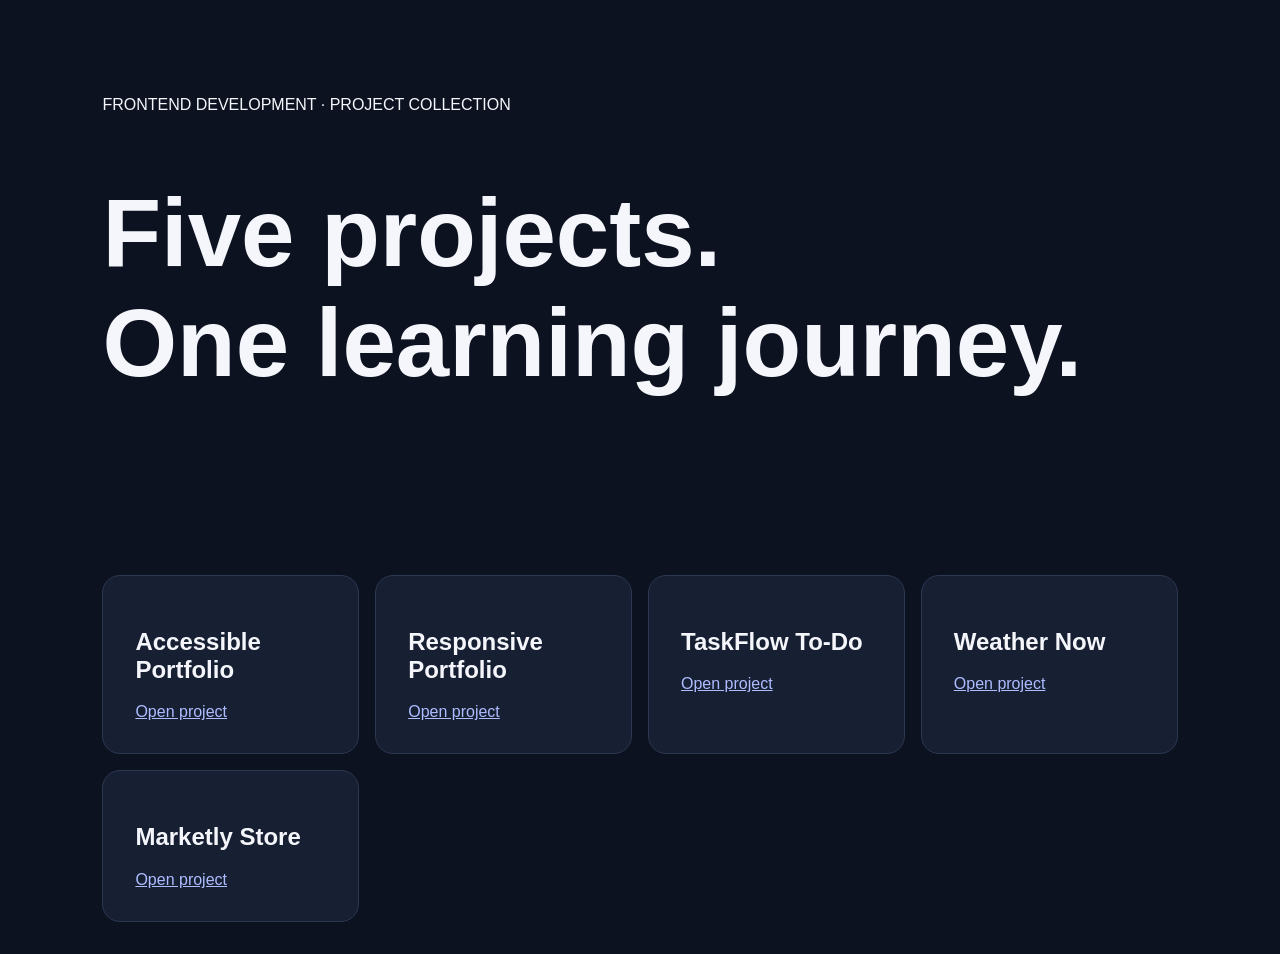
<file: index.html>
<!doctype html><html lang="en"><head><meta charset="utf-8"><meta name="viewport" content="width=device-width,initial-scale=1"><title>Web Development Projects</title><link rel="stylesheet" href="hub.css"></head><body><header class="top"><p>FRONTEND DEVELOPMENT · PROJECT COLLECTION</p><h1>Five projects.<br>One learning journey.</h1></header><main class="projects"><article><h2>Accessible Portfolio</h2><a href="01-accessible-portfolio/index.html">Open project</a></article><article><h2>Responsive Portfolio</h2><a href="02-responsive-portfolio/index.html">Open project</a></article><article><h2>TaskFlow To-Do</h2><a href="03-todo-app/index.html">Open project</a></article><article><h2>Weather Now</h2><a href="04-weather-dashboard/index.html">Open project</a></article><article><h2>Marketly Store</h2><a href="05-ecommerce-capstone/index.html">Open project</a></article></main></body></html>
</file>
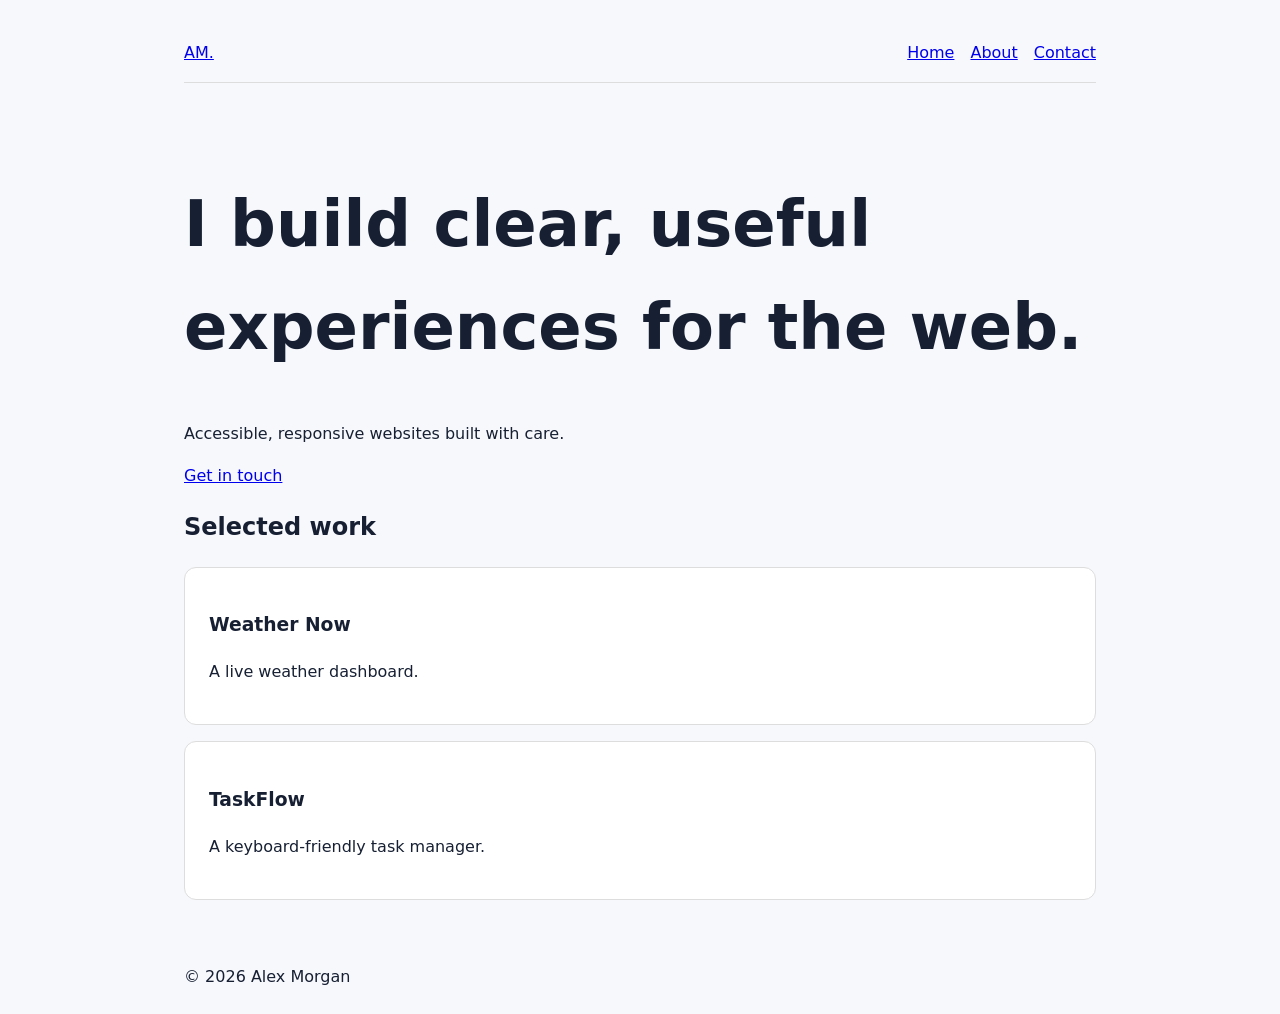
<file: 01-accessible-portfolio/index.html>
<!doctype html><html lang="en"><head><meta charset="utf-8"><meta name="viewport" content="width=device-width,initial-scale=1"><meta name="description" content="Accessible frontend developer portfolio."><title>Accessible Portfolio</title><link rel="stylesheet" href="assets/styles.css"></head><body><a class="skip" href="#main">Skip to main content</a><header><a href="index.html">AM.</a><nav aria-label="Main navigation"><a href="index.html">Home</a> <a href="about.html">About</a> <a href="contact.html">Contact</a></nav></header><main id="main"><h1>I build clear, useful experiences for the web.</h1><p>Accessible, responsive websites built with care.</p><a href="contact.html">Get in touch</a><h2>Selected work</h2><article><h3>Weather Now</h3><p>A live weather dashboard.</p></article><article><h3>TaskFlow</h3><p>A keyboard-friendly task manager.</p></article></main><footer>© 2026 Alex Morgan</footer></body></html>
</file>
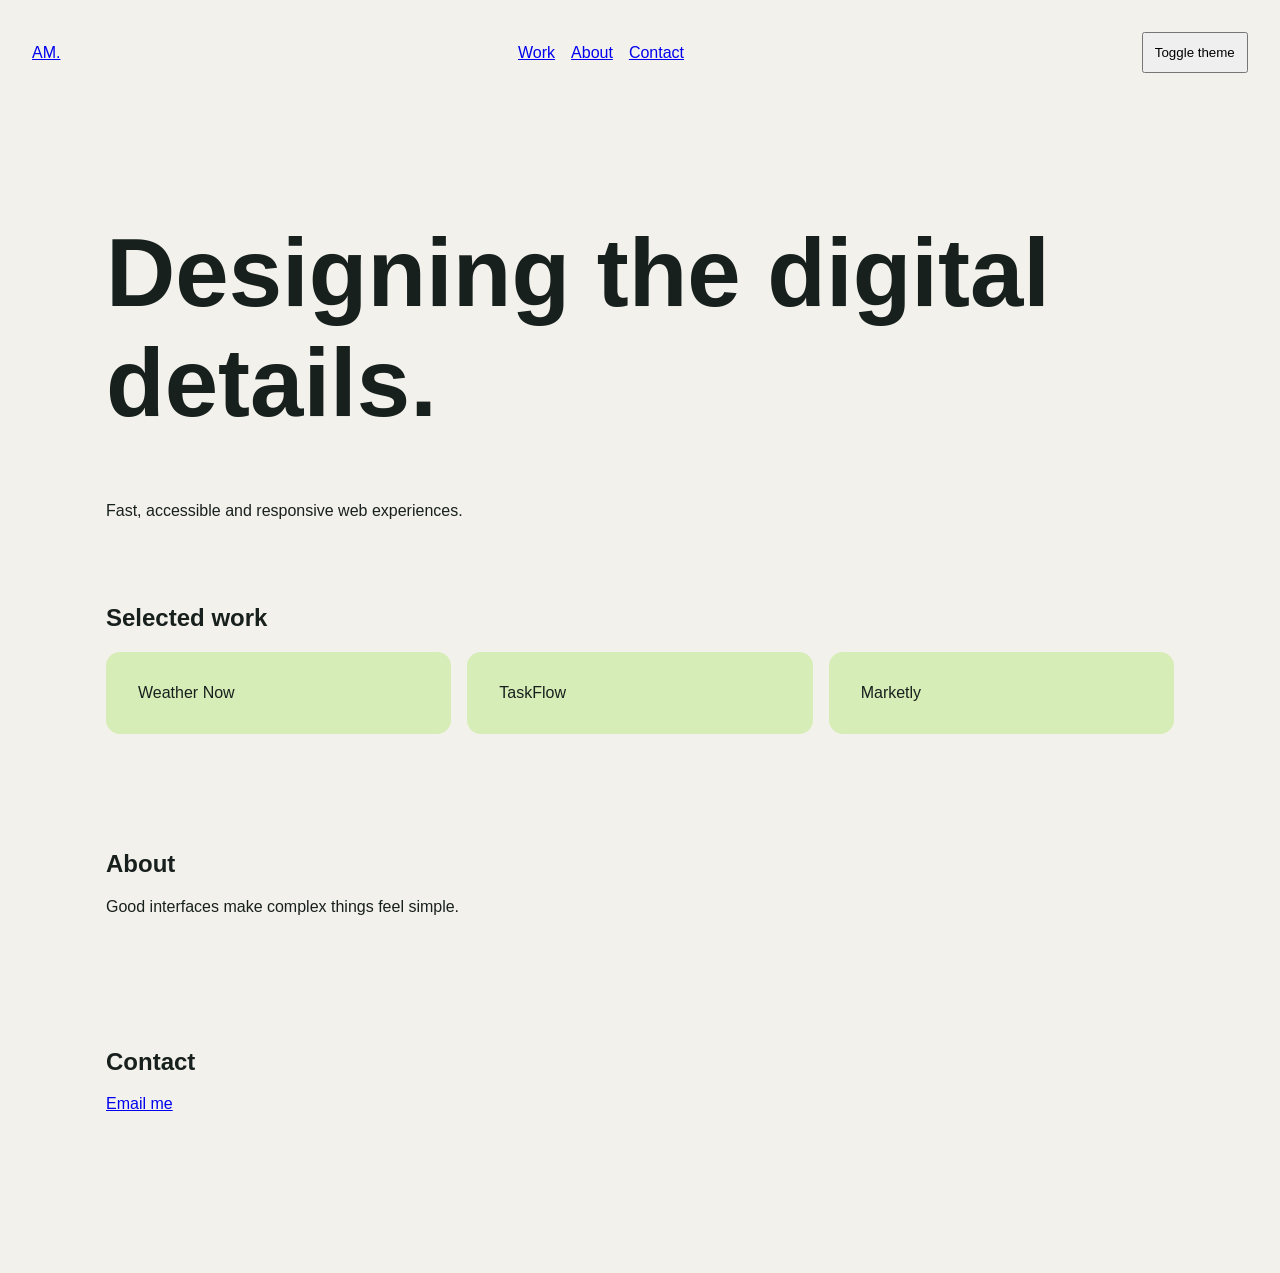
<file: 02-responsive-portfolio/index.html>
<!doctype html><html lang="en"><head><meta charset="utf-8"><meta name="viewport" content="width=device-width,initial-scale=1"><title>Responsive Portfolio</title><link rel="stylesheet" href="styles.css"><script src="app.js" defer></script></head><body><header><a href="#home">AM.</a><nav><a href="#work">Work</a><a href="#about">About</a><a href="#contact">Contact</a></nav><button id="theme" aria-pressed="false">Toggle theme</button></header><main id="home"><h1>Designing the digital details.</h1><p>Fast, accessible and responsive web experiences.</p><section id="work"><h2>Selected work</h2><div class="grid"><article>Weather Now</article><article>TaskFlow</article><article>Marketly</article></div></section><section id="about"><h2>About</h2><p>Good interfaces make complex things feel simple.</p></section><section id="contact"><h2>Contact</h2><a href="mailto:hello@example.com">Email me</a></section></main></body></html>
</file>
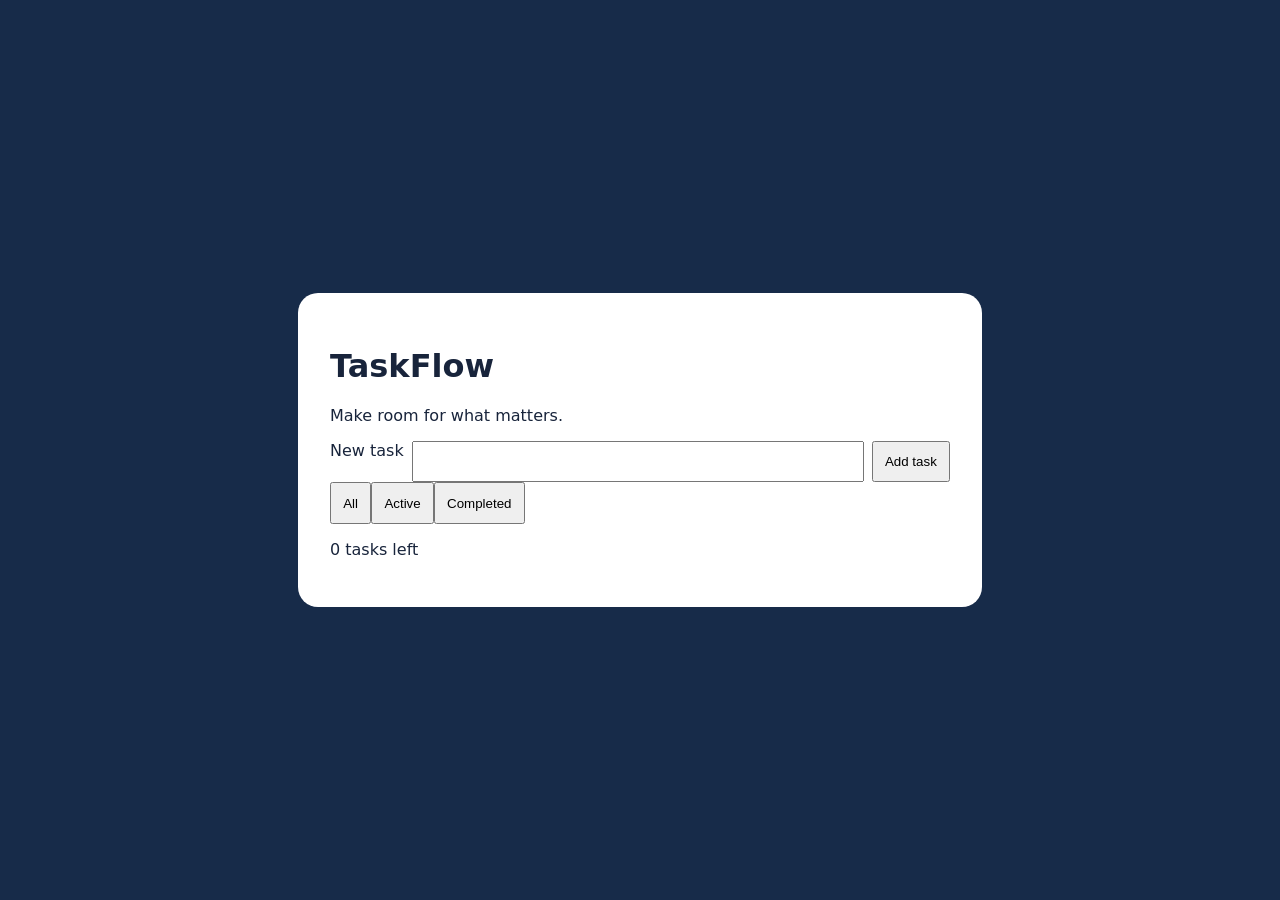
<file: 03-todo-app/index.html>
<!doctype html><html lang="en"><head><meta charset="utf-8"><meta name="viewport" content="width=device-width,initial-scale=1"><title>TaskFlow To-Do</title><link rel="stylesheet" href="styles.css"><script src="app.js" defer></script></head><body><main><h1>TaskFlow</h1><p>Make room for what matters.</p><form id="task-form"><label for="task-input">New task</label><input id="task-input" required maxlength="120"><button>Add task</button></form><div><button data-filter="all">All</button><button data-filter="active">Active</button><button data-filter="completed">Completed</button></div><ul id="task-list"></ul><p id="count" aria-live="polite"></p></main></body></html>
</file>
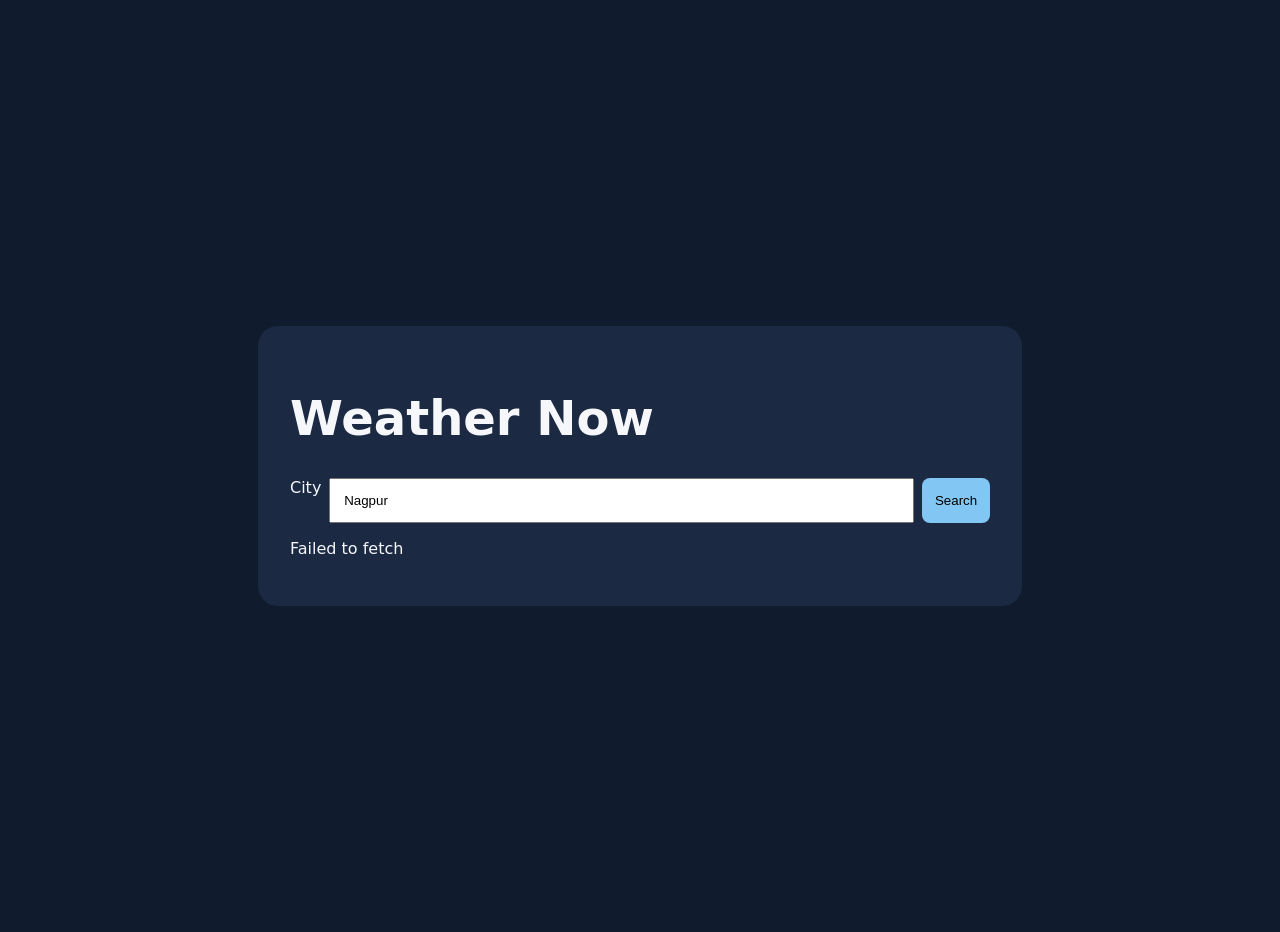
<file: 04-weather-dashboard/index.html>
<!doctype html><html lang="en"><head><meta charset="utf-8"><meta name="viewport" content="width=device-width,initial-scale=1"><title>Weather Now</title><link rel="stylesheet" href="styles.css"><script src="app.js" defer></script></head><body><main><h1>Weather Now</h1><form id="search-form"><label for="city">City</label><input id="city" value="Nagpur" required><button>Search</button></form><p id="status" role="status"></p><section id="weather" hidden><h2 id="place"></h2><p id="condition"></p><strong id="temp"></strong><p>Humidity: <span id="humidity"></span></p><p>Wind: <span id="wind"></span></p></section></main></body></html>
</file>
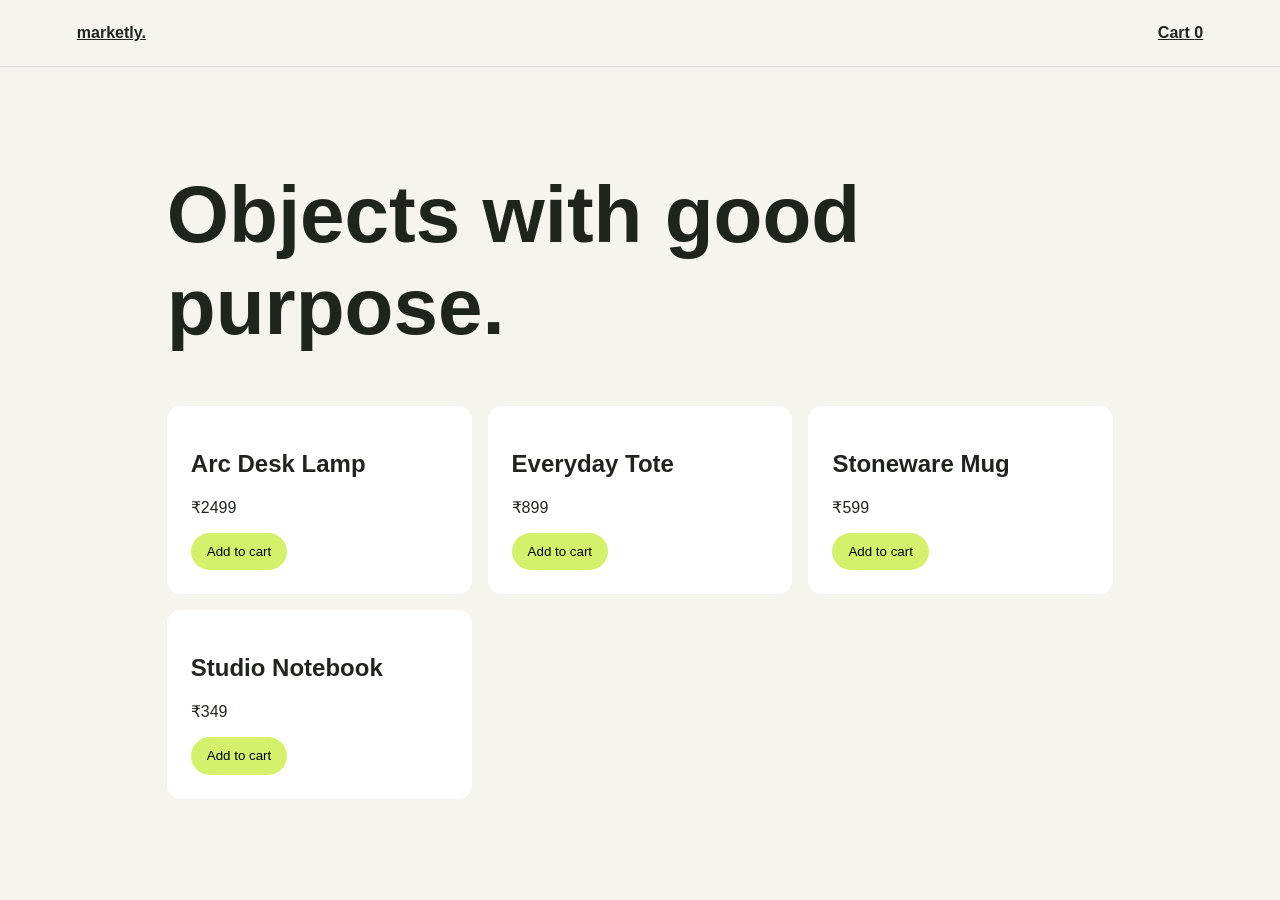
<file: 05-ecommerce-capstone/index.html>
<!doctype html><html lang="en"><head><meta charset="utf-8"><meta name="viewport" content="width=device-width,initial-scale=1"><title>Marketly Store</title><link rel="stylesheet" href="styles.css"><script src="app.js" defer></script></head><body><header><a href="#/">marketly.</a><a href="#/cart">Cart <span id="cart-count">0</span></a></header><main id="app"></main></body></html>
</file>
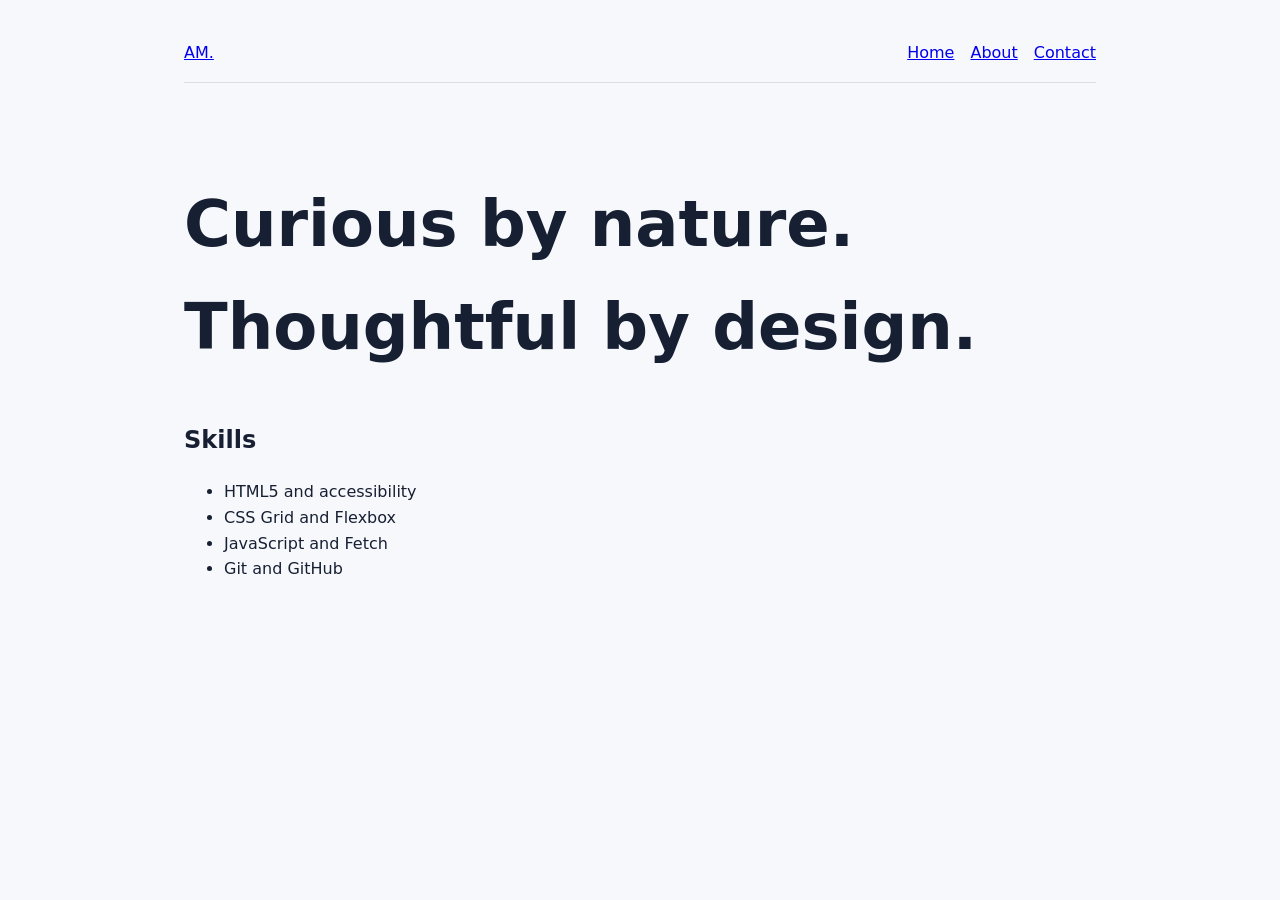
<file: 01-accessible-portfolio/about.html>
<!doctype html><html lang="en"><head><meta charset="utf-8"><meta name="viewport" content="width=device-width,initial-scale=1"><title>About | Alex Morgan</title><link rel="stylesheet" href="assets/styles.css"></head><body><a class="skip" href="#main">Skip to main content</a><header><a href="index.html">AM.</a><nav aria-label="Main navigation"><a href="index.html">Home</a> <a href="about.html">About</a> <a href="contact.html">Contact</a></nav></header><main id="main"><h1>Curious by nature. Thoughtful by design.</h1><h2>Skills</h2><ul><li>HTML5 and accessibility</li><li>CSS Grid and Flexbox</li><li>JavaScript and Fetch</li><li>Git and GitHub</li></ul></main></body></html>
</file>
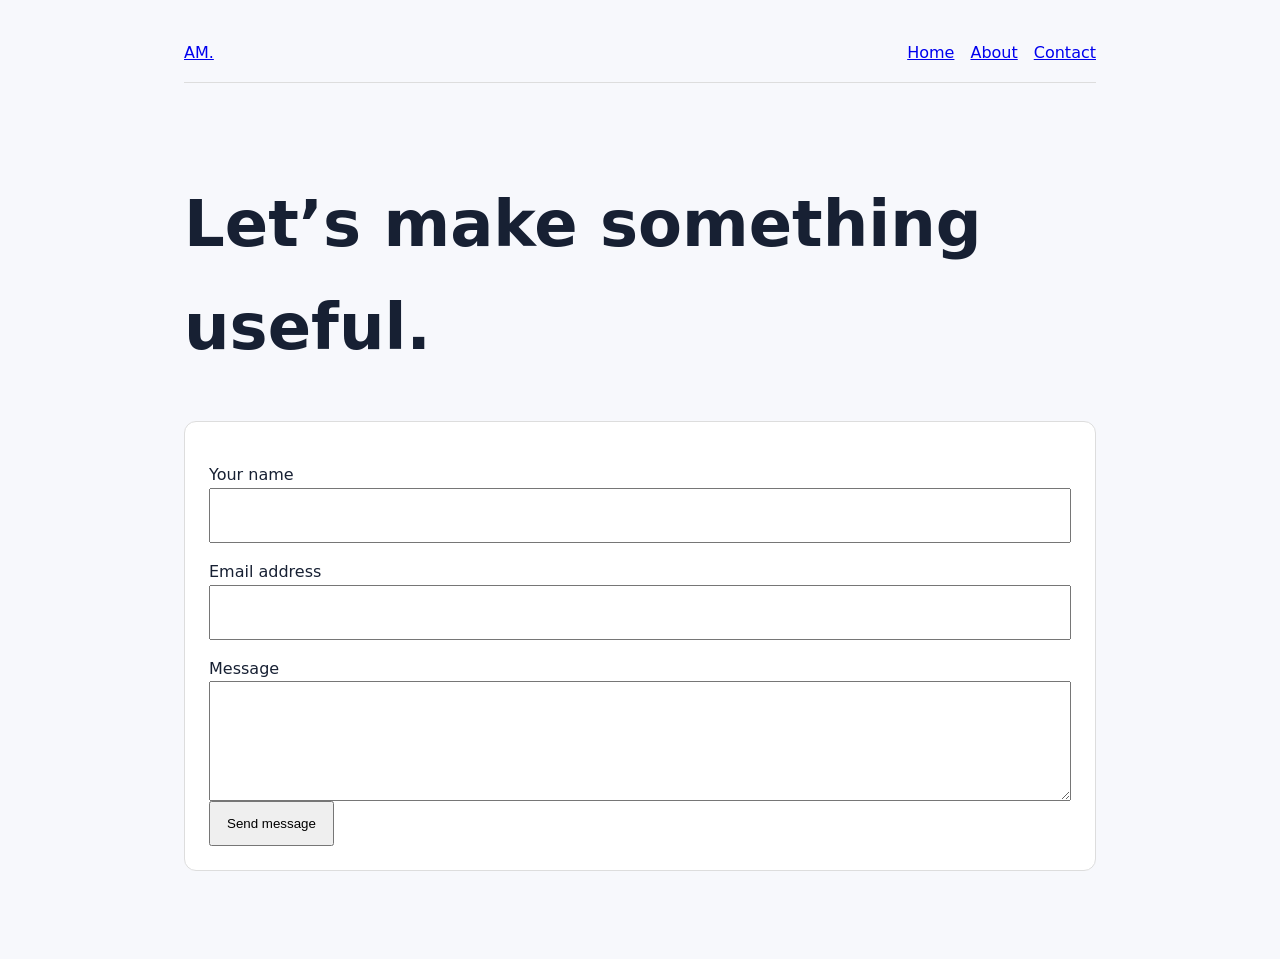
<file: 01-accessible-portfolio/contact.html>
<!doctype html><html lang="en"><head><meta charset="utf-8"><meta name="viewport" content="width=device-width,initial-scale=1"><title>Contact | Alex Morgan</title><link rel="stylesheet" href="assets/styles.css"></head><body><a class="skip" href="#main">Skip to main content</a><header><a href="index.html">AM.</a><nav aria-label="Main navigation"><a href="index.html">Home</a> <a href="about.html">About</a> <a href="contact.html">Contact</a></nav></header><main id="main"><h1>Let’s make something useful.</h1><form action="mailto:hello@example.com" method="post" enctype="text/plain"><label for="name">Your name</label><input id="name" name="name" autocomplete="name" required><label for="email">Email address</label><input id="email" name="email" type="email" autocomplete="email" required><label for="message">Message</label><textarea id="message" name="message" required></textarea><button type="submit">Send message</button></form></main></body></html>
</file>
<file: hub.css>
*{box-sizing:border-box}body{margin:0;background:#0d1220;color:#f4f6fb;font:16px Arial}.top{padding:5rem 8vw}.top h1{font-size:clamp(3rem,8vw,6rem)}.projects{padding:2rem 8vw;display:grid;grid-template-columns:repeat(auto-fit,minmax(230px,1fr));gap:1rem}article{background:#171f32;border:1px solid #2c3852;border-radius:18px;padding:2rem;min-height:150px}a{color:#aebdff}
</file>
<file: 01-accessible-portfolio/assets/styles.css>
*{box-sizing:border-box}body{max-width:960px;margin:auto;padding:1.5rem;font:16px/1.6 system-ui;color:#172033;background:#f7f8fc}header{display:flex;justify-content:space-between;gap:1rem;border-bottom:1px solid #ddd;padding:1rem 0}nav{display:flex;gap:1rem}.skip{position:absolute;top:-5rem}.skip:focus{top:1rem}main{padding:3rem 0}h1{font-size:clamp(2.5rem,7vw,4rem)}article,form{background:white;padding:1.5rem;border:1px solid #ddd;border-radius:12px;margin:1rem 0}label{display:block;margin-top:1rem}input,textarea{display:block;width:100%;padding:.8rem;font:inherit}textarea{min-height:120px}button{padding:.8rem 1rem}a:focus-visible,input:focus-visible,textarea:focus-visible,button:focus-visible{outline:3px solid orange;outline-offset:3px}
</file>
<file: 02-responsive-portfolio/styles.css>
*{box-sizing:border-box}body{margin:0;padding:2rem;background:#f3f1eb;color:#18201e;font:16px Arial}body:has([data-theme=dark]){background:#101714;color:#eff5ed}header{display:flex;gap:2rem;align-items:center;justify-content:space-between}nav{display:flex;gap:1rem}main{max-width:1100px;margin:auto;padding:5rem 1rem}h1{font-size:clamp(3rem,8vw,6rem)}section{padding:3rem 0}.grid{display:grid;grid-template-columns:repeat(3,1fr);gap:1rem}article{padding:2rem;background:#d7edb7;border-radius:14px}button{padding:.7rem}@media(max-width:650px){.grid{grid-template-columns:1fr}header{flex-wrap:wrap}}
</file>
<file: 03-todo-app/styles.css>
body{margin:0;min-height:100vh;display:grid;place-items:center;background:#172b49;color:#18243b;font:16px system-ui}main{background:white;padding:2rem;border-radius:20px;width:min(90%,620px)}form{display:flex;gap:.5rem;flex-wrap:wrap}input{padding:.7rem;flex:1}button{padding:.7rem;cursor:pointer}li{display:flex;gap:1rem;padding:.7rem;border-bottom:1px solid #ddd}li span{flex:1}
</file>
<file: 04-weather-dashboard/styles.css>
body{margin:0;min-height:100vh;display:grid;place-items:center;background:#101b2d;color:#f5f7fb;font:16px system-ui;padding:1rem}main{width:min(100%,700px);background:#1b2a42;padding:2rem;border-radius:20px}h1{font-size:3rem}form{display:flex;gap:.5rem;flex-wrap:wrap}input{padding:.8rem;flex:1}button{padding:.8rem;background:#82c6f4;border:0;border-radius:8px}section{margin-top:2rem;padding:1rem;background:#263954;border-radius:12px}strong{font-size:3rem}
</file>
<file: 05-ecommerce-capstone/styles.css>
*{box-sizing:border-box}body{margin:0;background:#f5f4ef;color:#20241f;font:16px Arial}header{display:flex;justify-content:space-between;padding:1.5rem 6vw;border-bottom:1px solid #ddd}header a{color:inherit;font-weight:bold}main{max-width:1100px;margin:auto;padding:3rem 6vw}h1{font-size:clamp(2.5rem,7vw,5rem)}.grid{display:grid;grid-template-columns:repeat(3,1fr);gap:1rem}article{background:white;padding:1.5rem;border-radius:14px}button{padding:.7rem 1rem;background:#d5f16c;border:0;border-radius:20px;cursor:pointer}@media(max-width:650px){.grid{grid-template-columns:1fr}}
</file>
